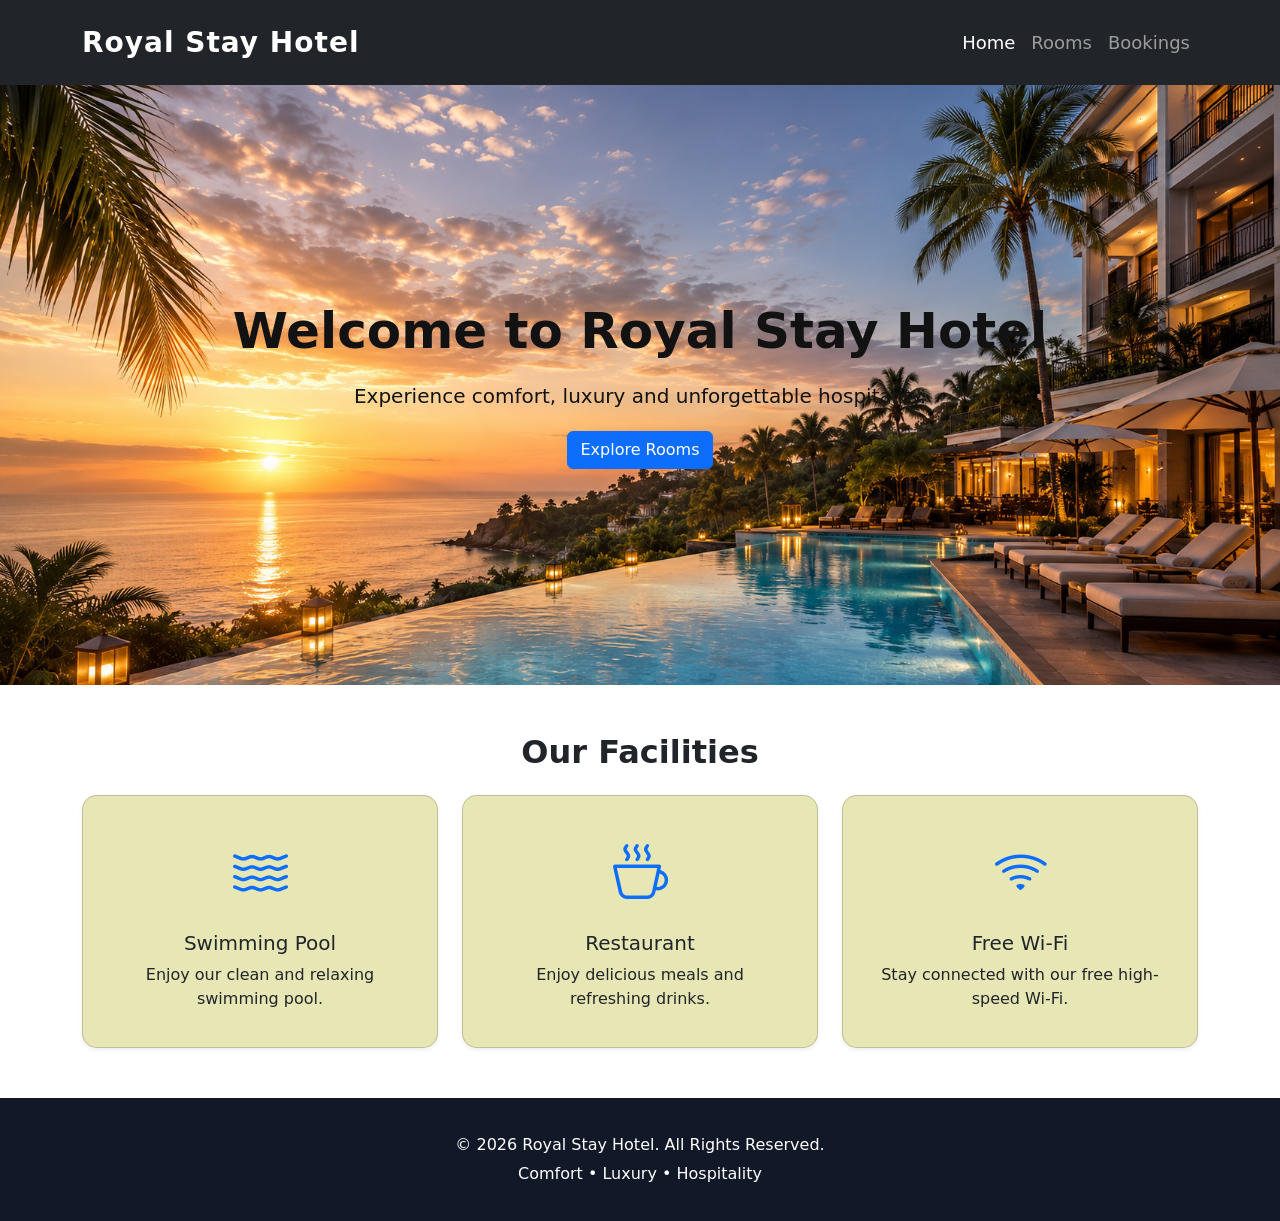
<file: index.html>
<!DOCTYPE html>
<html lang="en">
<head>
    <meta charset="UTF-8">
    <meta name="viewport" content="width=device-width, initial-scale=1.0">
    <title>Royal stay Hotel</title>
    <link rel="stylesheet"href="https://cdn.jsdelivr.net/npm/bootstrap-icons@1.11.3/font/bootstrap-icons.min.css">
    <link href="https://cdn.jsdelivr.net/npm/bootstrap@5.3.3/dist/css/bootstrap.min.css" rel="stylesheet">
    <link rel="stylesheet" href="style.css">
</head>
<body>
    <nav class="navbar navbar-expand-lg navbar-dark bg-dark">
        <div class="container">
            <a class="navbar-brand fw-bold" href="index.html">Royal Stay Hotel</a>
            <button class="navbar-toggler"
                type="button"
                data-bs-toggle="collapse"
                data-bs-target="#navbarMenu">
                <span class="navbar-toggler-icon"></span>
            </button>
            <div class="collapse navbar-collapse" id="navbarMenu">
                <ul class="navbar-nav ms-auto">
                    <li class="nav-item">
                        <a class="nav-link active" href="index.html"> Home</a>
                    </li>
                    <li class="nav-item">
                        <a class="nav-link" href="rooms.html">Rooms</a>
                    </li>
                    <li class="nav-item">
                        <a class="nav-link" href="bookings.html">Bookings</a>
                    </li>
                </ul>
            </div>
        </div>
    </nav>
<section class="banner">
        <img src="hotel.jpg"
            alt="Royal Stay Hotel">
        <div class="banner-content">
        <h1>Welcome to Royal Stay Hotel</h1>
        <p>Experience comfort, luxury and unforgettable hospitality.</p>
        <a href="rooms.html" class="btn btn-primary">Explore Rooms</a>
    </div>
</section>
<section class="container my-5">
        <h2 class="text-center fw-bold mb-4">Our Facilities</h2>
        <div class="row g-4">
            <div class="col-md-4">
                <div class="card text-center h-100 shadow-sm facility-card">
                    <div class="card-body">
                         <i class="bi bi-water facility-icon"></i>
                        <h5 class="card-title mt-3">
                            Swimming Pool
                        </h5>
                        <p class="card-text">
                            Enjoy our clean and relaxing swimming pool.
                        </p>
                    </div>
                </div>
            </div>
            <div class="col-md-4">
                <div class="card text-center h-100 shadow-sm facility-card">
                    <div class="card-body">
                         <i class="bi bi-cup-hot facility-icon"></i>
                        <h5 class="card-title mt-3">
                            Restaurant
                        </h5>
                        <p class="card-text">
                            Enjoy delicious meals and refreshing drinks.
                        </p>
                    </div>
                </div>
            </div>
            <div class="col-md-4">
                <div class="card text-center h-100 shadow-sm facility-card">
                    <div class="card-body">
                        <i class="bi bi-wifi facility-icon"></i>
                        <h5 class="card-title mt-3">
                            Free Wi-Fi
                        </h5>
                        <p class="card-text">
                            Stay connected with our free high-speed Wi-Fi.
                        </p>
                    </div>
                </div>
            </div>
        </div>
    </section>
    <footer class="hotel-footer">
        <p> © 2026 Royal Stay Hotel. All Rights Reserved.</p>
        <p>Comfort • Luxury • Hospitality</p>
    </footer>
     <script src="https://cdn.jsdelivr.net/npm/bootstrap@5.3.3/dist/js/bootstrap.bundle.min.js"></script>
    <script src="script.js"></script>
</body>
</html>
</file>
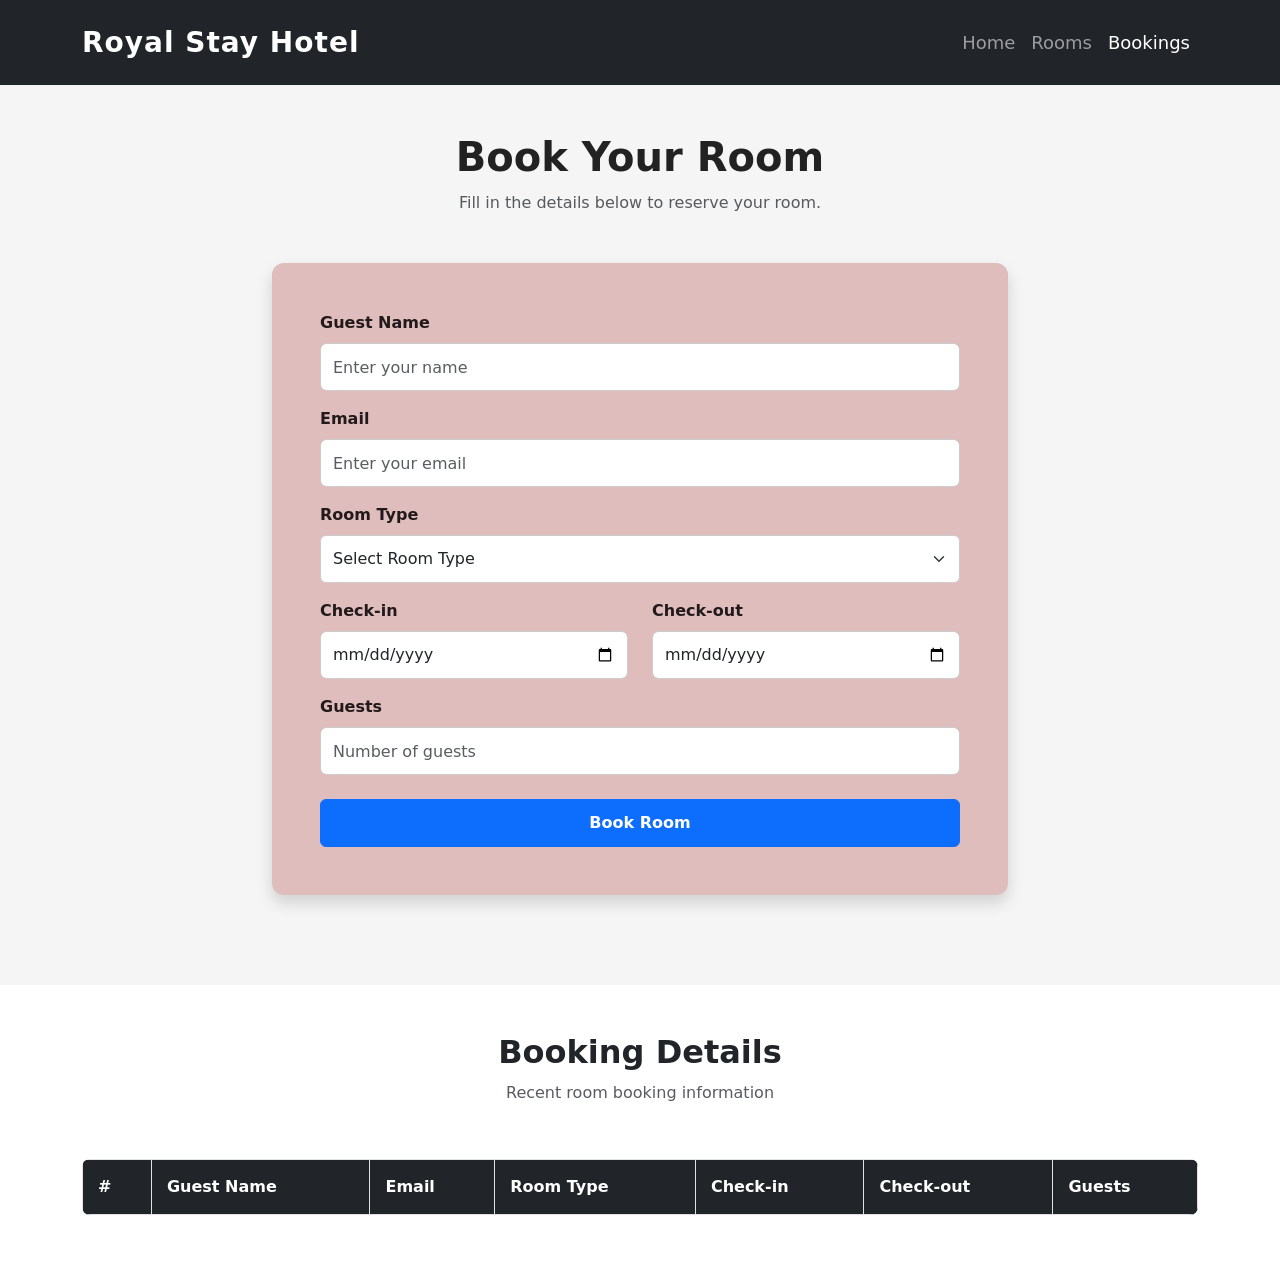
<file: bookings.html>
<!DOCTYPE html>
<html lang="en">
<head>
    <meta charset="UTF-8">
    <meta name="viewport" content="width=device-width, initial-scale=1.0">
    <title>Booking-royal stay hotel</title>
    <link href="https://cdn.jsdelivr.net/npm/bootstrap@5.3.3/dist/css/bootstrap.min.css" rel="stylesheet">
    <link rel="stylesheet" href="style.css">
</head>
<body>
    <nav class="navbar navbar-expand-lg navbar-dark bg-dark">
        <div class="container">
            <a class="navbar-brand fw-bold" href="index.html">Royal Stay Hotel</a>
            <button class="navbar-toggler"
                type="button"
                data-bs-toggle="collapse"
                data-bs-target="#navbarMenu">
                <span class="navbar-toggler-icon"></span>
            </button>
            <div class="collapse navbar-collapse" id="navbarMenu">
                <ul class="navbar-nav ms-auto">
                    <li class="nav-item">
                        <a class="nav-link " href="index.html"> Home</a>
                    </li>
                    <li class="nav-item">
                        <a class="nav-link" href="rooms.html">Rooms</a>
                    </li>
                    <li class="nav-item">
                        <a class="nav-link active" href="bookings.html">Bookings</a>
                    </li>
                </ul>
            </div>
        </div>
    </nav>
    <section class="booking-section py-5">
        <div class="container">
            <div class="text-center mb-5">
                <h1>Book Your Room</h1>
                <p class="text-muted">
                    Fill in the details below to reserve your room.
                </p>
            </div>
            <div class="row justify-content-center">
                <div class="col-lg-8">
                    <div class="card shadow border-0">
                        <div class="card-body p-4 p-md-5">
                            <form id="bookingForm">
                                <div class="mb-3">
                                    <label for="guestName"class="form-label">Guest Name</label>
                                    <input type="text"class="form-control"id="guestName"placeholder="Enter your name">
                                </div>
                                <div class="mb-3">
                                    <label for="email"class="form-label">Email</label>
                                    <input type="email"class="form-control"id="email"placeholder="Enter your email">
                                </div> 
                                <div class=" mb-3">
                                    <label for="roomType"class="form-label">Room Type</label>
                                    <select id="roomType" class="form-select">
                                        <option value="">Select Room Type</option>
                                        <option value="deluxe">Deluxe Room</option>
                                        <option value="suite">Suite Room</option>
                                        <option value="family">Family Room</option>
                                    </select>
                                </div>
                                <div class="row">
                                    <div class="col-md-6 mb-3">
                                        <label for="checkin"class="form-label">Check-in</label>
                                        <input type="date"class="form-control"id="checkin">
                                    </div>
                                    <div class="col-md-6 mb-3">
                                        <label for="checkout"class="form-label">Check-out</label>
                                        <input type="date"class="form-control"id="checkout">
                                    </div>
                                </div>
                                <div class="mb-4">
                                    <label for="guests"class="form-label">Guests</label>
                                    <input type="number"class="form-control"id="guests"min="1"placeholder="Number of guests">
                                </div>
                                <div class="d-grid">
                                    <button type="button"class="btn btn-primary" id="bookBtn">Book Room</button>
                                </div>
                            </form>
                        </div>
                    </div>
                </div>
            </div>
        </div>
    </section>
    <section class="booking-table-section py-5">
    <div class="container">
        <div class="text-center mb-4">
            <h2>Booking Details</h2>
            <p class="text-muted">
                Recent room booking information
            </p>
        </div>
        <div class="table-responsive">
            <table class="table table-bordered table-hover">
                <thead>
                    <tr>
                        <th>#</th>
                        <th>Guest Name</th>
                        <th>Email</th>
                        <th>Room Type</th>
                        <th>Check-in</th>
                        <th>Check-out</th>
                        <th>Guests</th>
                    </tr>
                </thead>
                <tbody id="bookingTableBody">
                </tbody>
            </table>
        </div>
    </div>
</section>
    <script src="https://cdn.jsdelivr.net/npm/bootstrap@5.3.3/dist/js/bootstrap.bundle.min.js"></script>  
    <script src="script.js"></script>
</body>
</html>
</file>
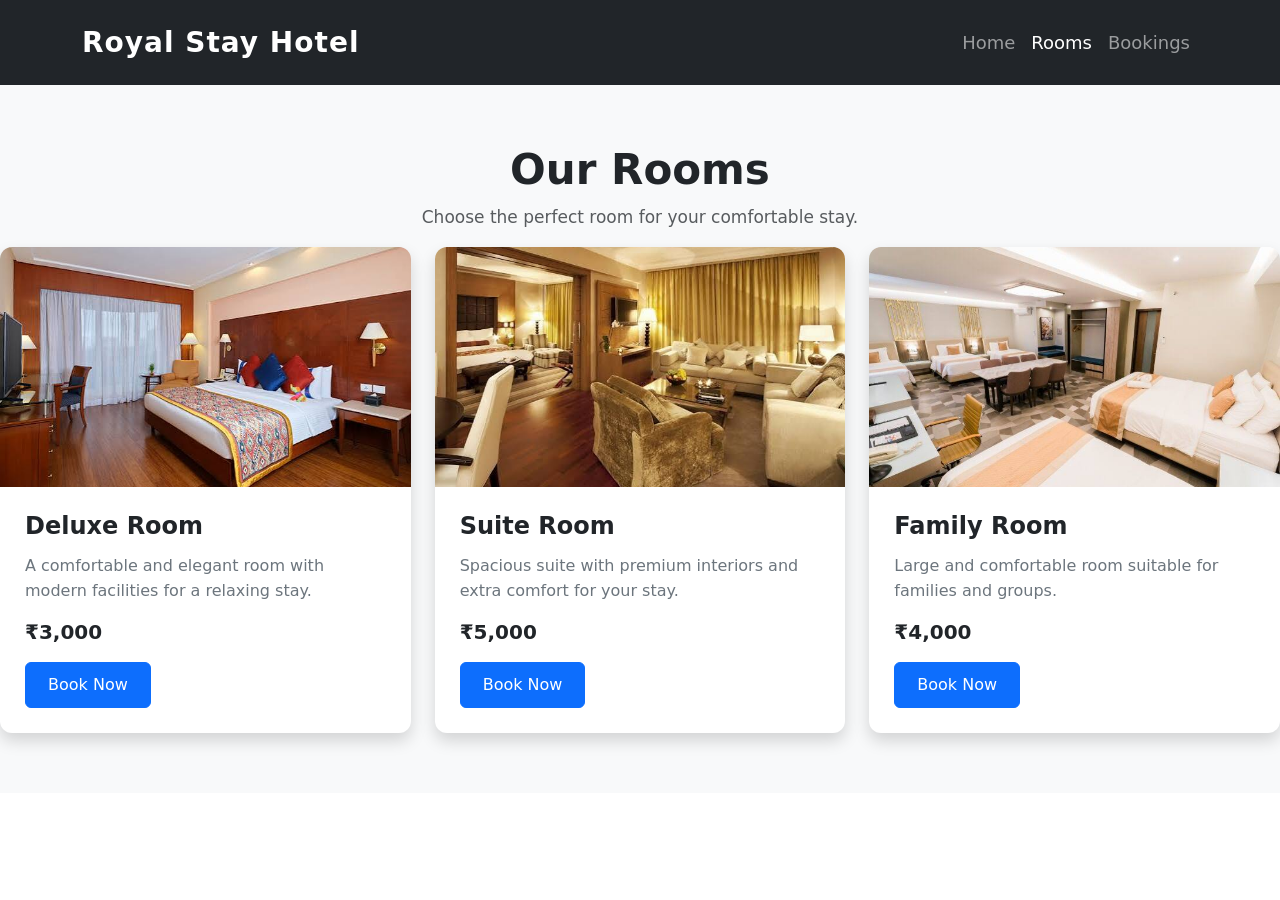
<file: rooms.html>
<!DOCTYPE html>
<html lang="en">
<head>
    <meta charset="UTF-8">
    <meta name="viewport" content="width=device-width, initial-scale=1.0">
    <title>Rooms-Royal Stay Hotel</title>
    <link href="https://cdn.jsdelivr.net/npm/bootstrap@5.3.3/dist/css/bootstrap.min.css" rel="stylesheet">
    <link rel="stylesheet" href="style.css">
</head>
<body>
    <nav class="navbar navbar-expand-lg navbar-dark bg-dark">
        <div class="container">
            <a class="navbar-brand fw-bold" href="index.html">Royal Stay Hotel</a>
            <button class="navbar-toggler"
                type="button"
                data-bs-toggle="collapse"
                data-bs-target="#navbarMenu">
                <span class="navbar-toggler-icon"></span>
            </button>
            <div class="collapse navbar-collapse" id="navbarMenu">
                <ul class="navbar-nav ms-auto">
                    <li class="nav-item">
                        <a class="nav-link " href="index.html"> Home</a>
                    </li>
                    <li class="nav-item">
                        <a class="nav-link active" href="rooms.html">Rooms</a>
                    </li>
                    <li class="nav-item">
                        <a class="nav-link" href="bookings.html">Bookings</a>
                    </li>
                </ul>
            </div>
        </div>
    </nav>
    <section class="rooms-section">
        <div class="contanier">
            <div class="rooms-title text-center mb-3">
                <h1>Our Rooms</h1>
                <p class="text-muted">
                    Choose the perfect room for your comfortable stay.
                </p>
            </div>
            <div class="row g-4">
                <div class=" col-md-6 col-lg-4">
                   <div class="card room-card shadow">
                        <img src="deluxe.jpg"
                            class="card-img-top"
                            alt="Deluxe Room">
                        <div class="card-body">
                            <h5 class="card-title">Deluxe Room</h5>
                            <p class="card-text">
                                A comfortable and elegant room with
                                modern facilities for a relaxing stay.
                            </p>
                            <h6 class="room-price">₹3,000</h6>
                            <a href="bookings.html?room=deluxe"class="btn btn-primary"> Book Now</a>
                        </div>
                    </div>
                </div>
                <div class="col-md-6 col-lg-4">
                    <div class="card room-card shadow">
                        <img src="suit.jpg"
                            class="card-img-top"
                            alt="Suite Room">
                        <div class="card-body">
                            <h5 class="card-title">Suite Room</h5>
                            <p class="card-text">
                                Spacious suite with premium interiors
                                and extra comfort for your stay.
                            </p>
                            <h6 class="room-price"> ₹5,000</h6>
                            <a href="bookings.html?room=suite"class="btn btn-primary">Book Now</a>
                        </div>
                    </div>
                </div>
                 <div class="col-md-6 col-lg-4">
                    <div class="card room-card shadow">
                        <img src="familyroom.jpg"
                            class="card-img-top"
                            alt="Family Room">
                        <div class="card-body">
                            <h5 class="card-title">Family Room</h5>
                            <p class="card-text">
                                Large and comfortable room suitable
                                for families and groups.
                            </p>
                            <h6 class="room-price">₹4,000</h6>
                            <a href="bookings.html?room=family"class="btn btn-primary">
                                Book Now
                            </a>
                        </div>
                    </div>
                </div>
            </div>
        </div>
    </section>
    <script src="https://cdn.jsdelivr.net/npm/bootstrap@5.3.3/dist/js/bootstrap.bundle.min.js"></script>
    <script src="script.js"></script>
</body>
</html>
</file>
<file: style.css>
.navbar {
    min-height: 85px;
}
.navbar-brand {
    font-size: 28px;
    letter-spacing: 1px;
}
.navbar-nav .nav-link {
    font-size: 18px;
    padding: 15px 20px;
}
.banner {
    position: relative;
    width: 100%;
    height: 600px;
    overflow: hidden;
}
.banner img {
    width: 100%;
    height: 100%;
    object-fit: cover;
}
.banner-content {
    position: absolute;
    top: 50%;
    left: 50%;
    transform: translate(-50%, -50%);
    text-align: center;
    color: rgb(19, 18, 18);
    width: 90%;
}
.banner-content h1 {
    font-size: 50px;
    font-weight: bold;
}
.banner-content p {
    font-size: 20px;
    margin: 20px 0;
}
.facility-icon {
    font-size: 55px;
    color: #0d6efd;
}
.facility-card {
    border-radius: 15px;
    padding: 20px;
    background-color: rgb(231, 231, 181);
}
.hotel-footer {
    background-color: #111827;
    color: white;
    text-align: center;
    padding: 30px 15px;
    margin-top: 50px;
}
.hotel-footer p {
    margin: 5px 0;
    font-size: 16px;
}
.rooms-section {
    padding: 60px 0;
    background-color: #f8f9fa;
}
.rooms-title {
    text-align: center;
    margin-bottom: 45px;
}
.rooms-title h1 {
    font-size: 42px;
    font-weight: 700;
    margin-bottom: 10px;
}
.rooms-title p {
    color: #6c757d;
    font-size: 17px;
}
.room-card {
    border: none;
    border-radius: 12px;
    overflow: hidden;
    transition: 0.3s ease;
}
.room-card img {
    width: 100%;
    height: 240px;
    object-fit: cover;
}
.room-card .card-body {
    padding: 25px;
}
.room-card .card-title {
    font-size: 24px;
    font-weight: 600;
    margin-bottom: 12px;
}
.room-card .card-text {
    color: #6c757d;
    line-height: 1.6;
}
.room-price {
    font-size: 20px;
    font-weight: 700;
    margin-bottom: 18px;
}
.room-card .btn {
    padding: 10px 22px;
    border-radius: 6px;
    font-weight: 500;
}
.booking-section {
    background-color: #f5f5f5;
    height: 100vh;
}
.booking-section h1 {
    font-size: 40px;
    font-weight: 700;
    color: #222;
    margin-bottom: 10px;
}
.booking-section .text-muted {
    color: #777 ;
    font-size: 16px;
}
.booking-section .card {
    border-radius: 12px;
    background-color: #e0bdbd;
}
.booking-section .form-label {
    font-weight: 600;
    color: #221a1a;
}
.booking-section .form-control,
.booking-section .form-select {
    height: 48px;
    border: 1px solid #ccc;
    border-radius: 6px;
}
.booking-section .btn-primary {
    width: 100%;
    height: 48px;
    border-radius: 6px;
    font-weight: 600;
}
.booking-table-section {
    background-color: #ffffff;
    padding: 60px 0;
}
.booking-table-section h2 {
    font-size: 32px;
    font-weight: 700;
    margin-bottom: 10px;
}
.booking-table-section p {
    color: #777;
}
.booking-table-section .table {
    margin-top: 30px;
    background-color: #ffffff;
    border-radius: 8px;
    overflow: hidden;
}
.booking-table-section thead th {
    background-color: #212529;
    color: white;
    font-weight: 600;
    padding: 15px;
    white-space: nowrap;
}
.booking-table-section tbody td {
    padding: 14px 15px;
    vertical-align: middle;
    white-space: nowrap;
}
.booking-table-section tbody tr:hover {
    background-color: #f5f5f5;
}
.booking-table-section .badge {
    padding: 7px 12px;
    border-radius: 5px;
}
</file>
